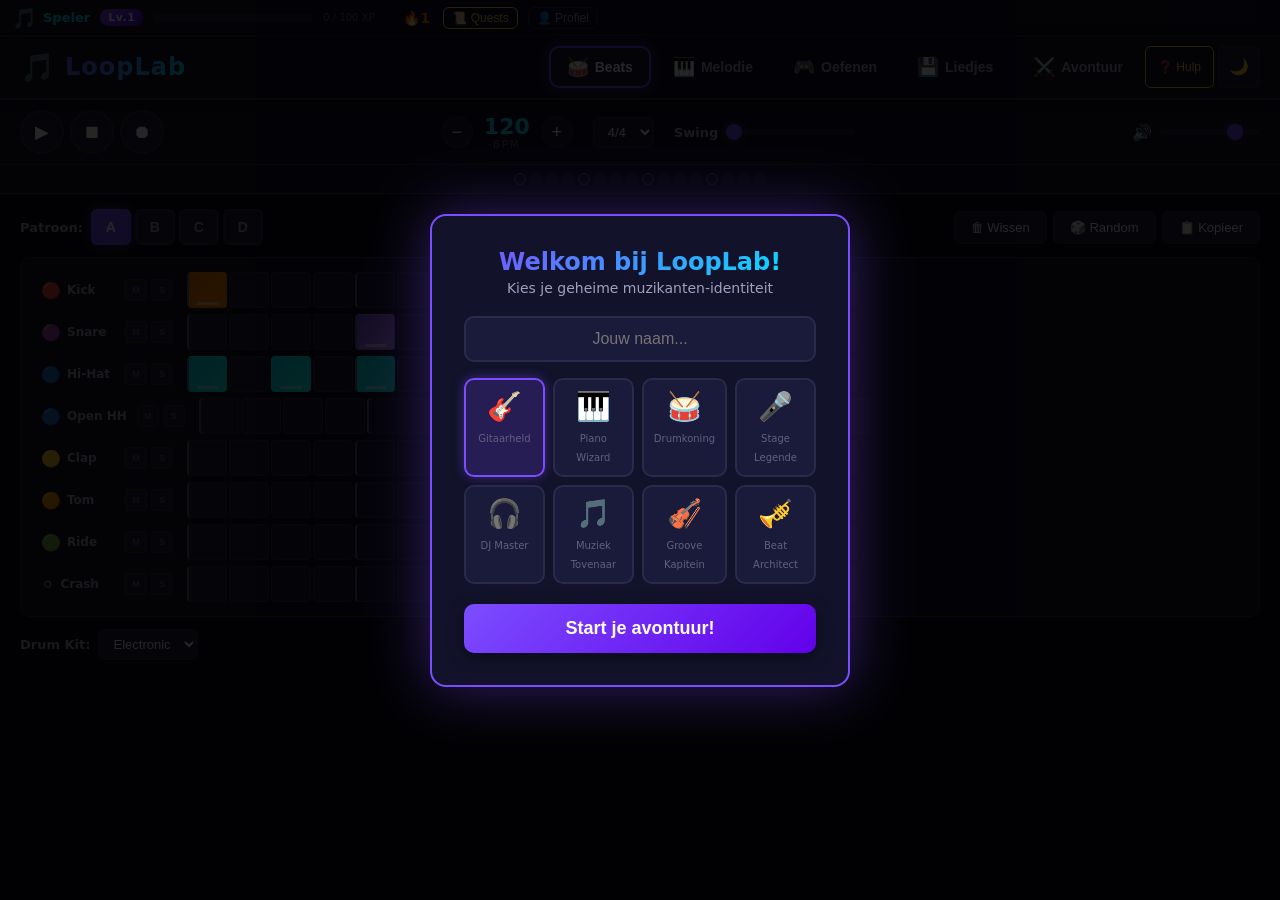
<file: index.html>
<!DOCTYPE html>
<html lang="nl">
<head>
    <meta charset="UTF-8">
    <meta name="viewport" content="width=device-width, initial-scale=1.0, maximum-scale=1.0, user-scalable=no">
    <title>LoopLab - Maak je eigen beats!</title>

    <!-- PWA -->
    <link rel="manifest" href="manifest.json">
    <meta name="theme-color" content="#7c4dff">
    <meta name="apple-mobile-web-app-capable" content="yes">
    <meta name="apple-mobile-web-app-status-bar-style" content="black-translucent">
    <meta name="apple-mobile-web-app-title" content="LoopLab">
    <link rel="apple-touch-icon" href="icons/icon-192.png">

    <link rel="stylesheet" href="css/style.css">
    <link rel="stylesheet" href="css/sequencer.css">
    <link rel="stylesheet" href="css/piano-roll.css">
    <link rel="stylesheet" href="css/practice.css">
    <link rel="stylesheet" href="css/gamification.css">
    <link rel="stylesheet" href="css/tutorial.css">
</head>
<body>
    <!-- Identity Setup Modal -->
    <div id="identity-modal" class="hidden">
        <div class="identity-form">
            <h2>Welkom bij LoopLab!</h2>
            <p>Kies je geheime muzikanten-identiteit</p>
            <input type="text" id="identity-name" placeholder="Jouw naam..." maxlength="20">
            <div class="avatar-grid" id="avatar-grid">
                <!-- Generated by JS -->
            </div>
            <button id="btn-start-adventure">Start je avontuur!</button>
        </div>
    </div>

    <!-- Fiero Overlay (celebrations) -->
    <div id="fiero-overlay" class="fiero-overlay"></div>

    <!-- XP Toasts -->
    <div id="xp-toast-container"></div>

    <!-- Ally Messages -->
    <div id="ally-message-container"></div>

    <div id="app">
        <!-- Game HUD -->
        <div id="game-hud">
            <div class="hud-identity" id="hud-identity-btn">
                <span id="hud-avatar">🎵</span>
                <span id="hud-title">Speler</span>
            </div>
            <div class="hud-level-badge">
                <span id="hud-level">Lv.1</span>
            </div>
            <div class="hud-xp-bar">
                <div id="hud-xp-bar" style="width:0%"></div>
            </div>
            <span id="hud-xp-text">0 / 100 XP</span>
            <span id="hud-streak"></span>
            <button class="hud-quest-btn" id="hud-quest-btn">📜 Quests</button>
            <button class="hud-profile-btn" id="hud-profile-btn">👤 Profiel</button>
        </div>

        <!-- Header -->
        <header id="main-header">
            <div class="logo">
                <span class="logo-icon">🎵</span>
                <h1>LoopLab</h1>
            </div>
            <nav id="main-nav">
                <button class="nav-btn active" data-view="sequencer" title="Maak een drumbeat door op de vakjes te klikken">
                    <span class="nav-icon">🥁</span>
                    <span>Beats</span>
                </button>
                <button class="nav-btn" data-view="piano" title="Maak een melodie door noten te plaatsen">
                    <span class="nav-icon">🎹</span>
                    <span>Melodie</span>
                </button>
                <button class="nav-btn" data-view="practice" title="Oefen je ritmegevoel met een spelletje">
                    <span class="nav-icon">🎮</span>
                    <span>Oefenen</span>
                </button>
                <button class="nav-btn" data-view="songs" title="Bewaar en laad je liedjes, of probeer voorbeelden">
                    <span class="nav-icon">💾</span>
                    <span>Liedjes</span>
                </button>
                <button class="nav-btn" data-view="profile" title="Bekijk je voortgang en verdien beloningen">
                    <span class="nav-icon">⚔️</span>
                    <span>Avontuur</span>
                </button>
                <button class="tutorial-restart-btn" id="btn-tutorial" title="Leer hoe je een liedje maakt met LoopLab">
                    ❓ Hulp
                </button>
                <button class="theme-toggle" id="btn-theme-toggle" title="Wissel tussen licht en donker thema">
                    🌙
                </button>
            </nav>
        </header>

        <!-- Transport Controls -->
        <div id="transport">
            <div class="transport-left">
                <button id="btn-play" class="transport-btn" title="Afspelen">▶</button>
                <button id="btn-stop" class="transport-btn" title="Stoppen">⏹</button>
                <button id="btn-record" class="transport-btn" title="Opnemen">⏺</button>
            </div>
            <div class="transport-center">
                <div class="bpm-control">
                    <button id="bpm-down" class="bpm-btn">−</button>
                    <div class="bpm-display">
                        <span id="bpm-value">120</span>
                        <span class="bpm-label">BPM</span>
                    </div>
                    <button id="bpm-up" class="bpm-btn">+</button>
                </div>
                <div class="time-signature">
                    <select id="time-sig">
                        <option value="4">4/4</option>
                        <option value="3">3/4</option>
                        <option value="6">6/8</option>
                    </select>
                </div>
                <div class="swing-control">
                    <label>Swing</label>
                    <input type="range" id="swing" min="0" max="100" value="0">
                </div>
            </div>
            <div class="transport-right">
                <div class="master-volume">
                    <span>🔊</span>
                    <input type="range" id="master-volume" min="0" max="100" value="80">
                </div>
            </div>
        </div>

        <!-- Step indicator -->
        <div id="step-indicator">
            <div class="step-dots"></div>
        </div>

        <!-- Views -->
        <main id="main-content">
            <!-- Beat Sequencer View -->
            <section id="view-sequencer" class="view active">
                <div class="sequencer-toolbar">
                    <div class="pattern-selector">
                        <label>Patroon:</label>
                        <div class="pattern-buttons">
                            <button class="pattern-btn active" data-pattern="0">A</button>
                            <button class="pattern-btn" data-pattern="1">B</button>
                            <button class="pattern-btn" data-pattern="2">C</button>
                            <button class="pattern-btn" data-pattern="3">D</button>
                        </div>
                    </div>
                    <div class="sequencer-actions">
                        <button id="btn-clear-pattern" class="action-btn">🗑 Wissen</button>
                        <button id="btn-random-pattern" class="action-btn">🎲 Random</button>
                        <button id="btn-copy-pattern" class="action-btn">📋 Kopieer</button>
                    </div>
                </div>
                <div id="beat-grid" class="beat-grid">
                    <!-- Generated by JS -->
                </div>
                <div class="kit-selector">
                    <label>Drum Kit:</label>
                    <select id="drum-kit-select">
                        <option value="electronic">Electronic</option>
                        <option value="hiphop">Hip Hop</option>
                        <option value="rock">Rock</option>
                        <option value="latin">Latin</option>
                    </select>
                </div>
            </section>

            <!-- Piano Roll View -->
            <section id="view-piano" class="view">
                <div class="piano-toolbar">
                    <div class="instrument-selector">
                        <label>Instrument:</label>
                        <select id="melody-instrument">
                            <option value="synth">Synth</option>
                            <option value="piano">Piano</option>
                            <option value="guitar">Gitaar</option>
                            <option value="bass">Bas</option>
                            <option value="strings">Strijkers</option>
                            <option value="pluck">Tokkel</option>
                        </select>
                    </div>
                    <div class="scale-selector">
                        <label>Toonladder:</label>
                        <select id="scale-select">
                            <option value="chromatic">Chromatisch</option>
                            <option value="major">Majeur</option>
                            <option value="minor">Mineur</option>
                            <option value="pentatonic">Pentatonisch</option>
                            <option value="blues">Blues</option>
                        </select>
                        <select id="key-select">
                            <option value="C">C</option>
                            <option value="C#">C#</option>
                            <option value="D">D</option>
                            <option value="D#">D#</option>
                            <option value="E">E</option>
                            <option value="F">F</option>
                            <option value="F#">F#</option>
                            <option value="G">G</option>
                            <option value="G#">G#</option>
                            <option value="A">A</option>
                            <option value="A#">A#</option>
                            <option value="B">B</option>
                        </select>
                    </div>
                    <div class="piano-actions">
                        <button id="btn-clear-melody" class="action-btn">🗑 Wissen</button>
                        <button id="btn-random-melody" class="action-btn">🎲 Random</button>
                    </div>
                </div>
                <div id="piano-roll-container">
                    <div id="piano-keys">
                        <!-- Generated by JS -->
                    </div>
                    <div id="piano-grid">
                        <!-- Generated by JS -->
                    </div>
                </div>
            </section>

            <!-- Practice View -->
            <section id="view-practice" class="view">
                <div class="practice-toolbar">
                    <div class="practice-mode-selector">
                        <button class="practice-mode-btn active" data-mode="rhythm">🥁 Ritme</button>
                        <button class="practice-mode-btn" data-mode="melody">🎹 Melodie</button>
                    </div>
                    <div class="difficulty-selector">
                        <label>Moeilijkheid:</label>
                        <select id="difficulty">
                            <option value="easy">Makkelijk</option>
                            <option value="medium">Normaal</option>
                            <option value="hard">Moeilijk</option>
                        </select>
                    </div>
                </div>
                <div id="practice-area">
                    <div id="practice-score">
                        <span class="score-label">Score:</span>
                        <span id="score-value">0</span>
                        <span class="combo-label">Combo:</span>
                        <span id="combo-value">0x</span>
                        <div id="accuracy-meter">
                            <div id="accuracy-fill"></div>
                            <span id="accuracy-text">100%</span>
                        </div>
                    </div>
                    <div id="practice-highway">
                        <div id="hit-zone"></div>
                        <div id="falling-notes"></div>
                    </div>
                    <div id="practice-input">
                        <div id="practice-pads">
                            <!-- Generated by JS -->
                        </div>
                        <p class="practice-hint">Gebruik toetsen 1-4 of klik op de pads!</p>
                    </div>
                    <div class="practice-controls">
                        <button id="btn-start-practice" class="action-btn big">🎮 Start!</button>
                        <button id="btn-stop-practice" class="action-btn big" style="display:none">⏹ Stop</button>
                    </div>
                </div>
                <div id="practice-results" style="display:none">
                    <h2>Resultaat!</h2>
                    <div id="result-stars"></div>
                    <div id="result-stats"></div>
                    <button id="btn-retry" class="action-btn big">🔄 Opnieuw</button>
                </div>
            </section>

            <!-- Songs View -->
            <section id="view-songs" class="view">
                <div class="songs-toolbar">
                    <button id="btn-new-song" class="action-btn">✨ Nieuw</button>
                    <button id="btn-save-song" class="action-btn">💾 Opslaan</button>
                    <button id="btn-export-wav" class="action-btn">🎵 Export WAV</button>
                </div>
                <div id="song-arranger">
                    <h3>Song Arrangement</h3>
                    <div id="arrangement-timeline">
                        <!-- Generated by JS -->
                    </div>
                    <div class="arrangement-controls">
                        <button id="btn-add-section" class="action-btn">+ Sectie</button>
                    </div>
                </div>
                <div id="example-songs-list">
                    <h3>🎶 Voorbeeldliedjes <span class="section-hint">- klik om te laden als startpunt!</span></h3>
                    <div id="example-songs-grid" class="example-songs-grid">
                        <!-- Generated by JS -->
                    </div>
                </div>
                <div id="saved-songs-list">
                    <h3>Opgeslagen Songs</h3>
                    <div id="songs-grid">
                        <!-- Generated by JS -->
                    </div>
                </div>
            </section>
            <!-- Profile / Adventure View -->
            <section id="view-profile" class="view">
                <div class="profile-header">
                    <span class="profile-avatar-large" id="profile-avatar-large">🎵</span>
                    <div class="profile-info">
                        <h3 id="profile-name">Speler</h3>
                        <div class="profile-title-text" id="profile-title-text">Beginnende Beatmaker</div>
                        <div id="profile-level-info"></div>
                    </div>
                </div>

                <!-- Daily Quests -->
                <div class="quest-panel">
                    <h3>📜 Dagelijkse Quests</h3>
                    <div id="quest-list">
                        <!-- Generated by JS -->
                    </div>
                </div>

                <!-- Bad Guys -->
                <div class="section-header">
                    <h3>👹 Bad Guys <span class="section-count" id="badguy-count"></span></h3>
                </div>
                <div class="badguy-grid" id="badguy-grid">
                    <!-- Generated by JS -->
                </div>

                <!-- Allies (Band) -->
                <div class="section-header">
                    <h3>🎪 Jouw Band <span class="section-count" id="ally-count"></span></h3>
                </div>
                <div class="ally-grid" id="ally-grid">
                    <!-- Generated by JS -->
                </div>

                <!-- Power-Ups -->
                <div class="section-header">
                    <h3>⚡ Power-Ups <span class="section-count" id="powerup-count"></span></h3>
                </div>
                <div class="powerup-grid" id="powerup-grid">
                    <!-- Generated by JS -->
                </div>

                <!-- Achievements -->
                <div class="section-header">
                    <h3>🏆 Achievements <span class="section-count" id="achievement-count"></span></h3>
                </div>
                <div class="achievement-grid" id="achievement-grid">
                    <!-- Generated by JS -->
                </div>

                <!-- Stats -->
                <div class="section-header">
                    <h3>📊 Statistieken</h3>
                </div>
                <div class="profile-stats" id="profile-stats">
                    <!-- Generated by JS -->
                </div>
            </section>
        </main>
    </div>

    <script src="js/audio-engine.js"></script>
    <script src="js/instruments.js"></script>
    <script src="js/sequencer.js"></script>
    <script src="js/piano-roll.js"></script>
    <script src="js/practice.js"></script>
    <script src="js/database.js"></script>
    <script src="js/songs.js"></script>
    <script src="js/gamification.js"></script>
    <script src="js/tutorial.js"></script>
    <script src="js/app.js"></script>
    <script>
    // Register Service Worker for PWA
    if ('serviceWorker' in navigator) {
        navigator.serviceWorker.register('service-worker.js');
    }

    // Generate PWA icons via canvas (no build tools needed)
    (function generateIcons() {
        function drawIcon(size) {
            const c = document.createElement('canvas');
            c.width = c.height = size;
            const ctx = c.getContext('2d');
            const s = size / 512;

            // Background
            const bg = ctx.createLinearGradient(0, 0, size, size);
            bg.addColorStop(0, '#1a1a3a');
            bg.addColorStop(1, '#0a0a1a');
            ctx.beginPath();
            const r = 96 * s;
            ctx.moveTo(r, 0); ctx.lineTo(size-r, 0);
            ctx.quadraticCurveTo(size, 0, size, r);
            ctx.lineTo(size, size-r);
            ctx.quadraticCurveTo(size, size, size-r, size);
            ctx.lineTo(r, size);
            ctx.quadraticCurveTo(0, size, 0, size-r);
            ctx.lineTo(0, r);
            ctx.quadraticCurveTo(0, 0, r, 0);
            ctx.fill();
            ctx.fillStyle = bg; ctx.fill();

            // Music note
            const accent = ctx.createLinearGradient(0, 0, size, size);
            accent.addColorStop(0, '#7c4dff');
            accent.addColorStop(1, '#00e5ff');
            ctx.fillStyle = accent;
            ctx.save();
            ctx.translate(size*0.5, size*0.35);
            ctx.scale(s, s);
            [[-40,60],[ 50,40]].forEach(([x,y]) => {
                ctx.save(); ctx.translate(x,y); ctx.rotate(-0.35);
                ctx.beginPath(); ctx.ellipse(0,0,32,24,0,0,Math.PI*2); ctx.fill();
                ctx.restore();
            });
            ctx.fillRect(-12,-80,6,140);
            ctx.fillRect(78,-100,6,140);
            ctx.save(); ctx.rotate(-0.14);
            ctx.fillRect(-12,-100,96,8);
            ctx.fillRect(-12,-82,96,8);
            ctx.restore(); ctx.restore();

            // Text
            ctx.fillStyle = 'rgba(255,255,255,0.9)';
            ctx.font = `bold ${48*s}px Arial`;
            ctx.textAlign = 'center';
            ctx.fillText('LoopLab', size*0.5, 470*s);
            return c.toDataURL('image/png');
        }

        // Cache icons as data URLs for the manifest
        [192, 512].forEach(size => {
            const key = `looplab-icon-${size}`;
            if (!localStorage.getItem(key)) {
                localStorage.setItem(key, drawIcon(size));
            }
        });
    })();
    </script>
</body>
</html>
</file>
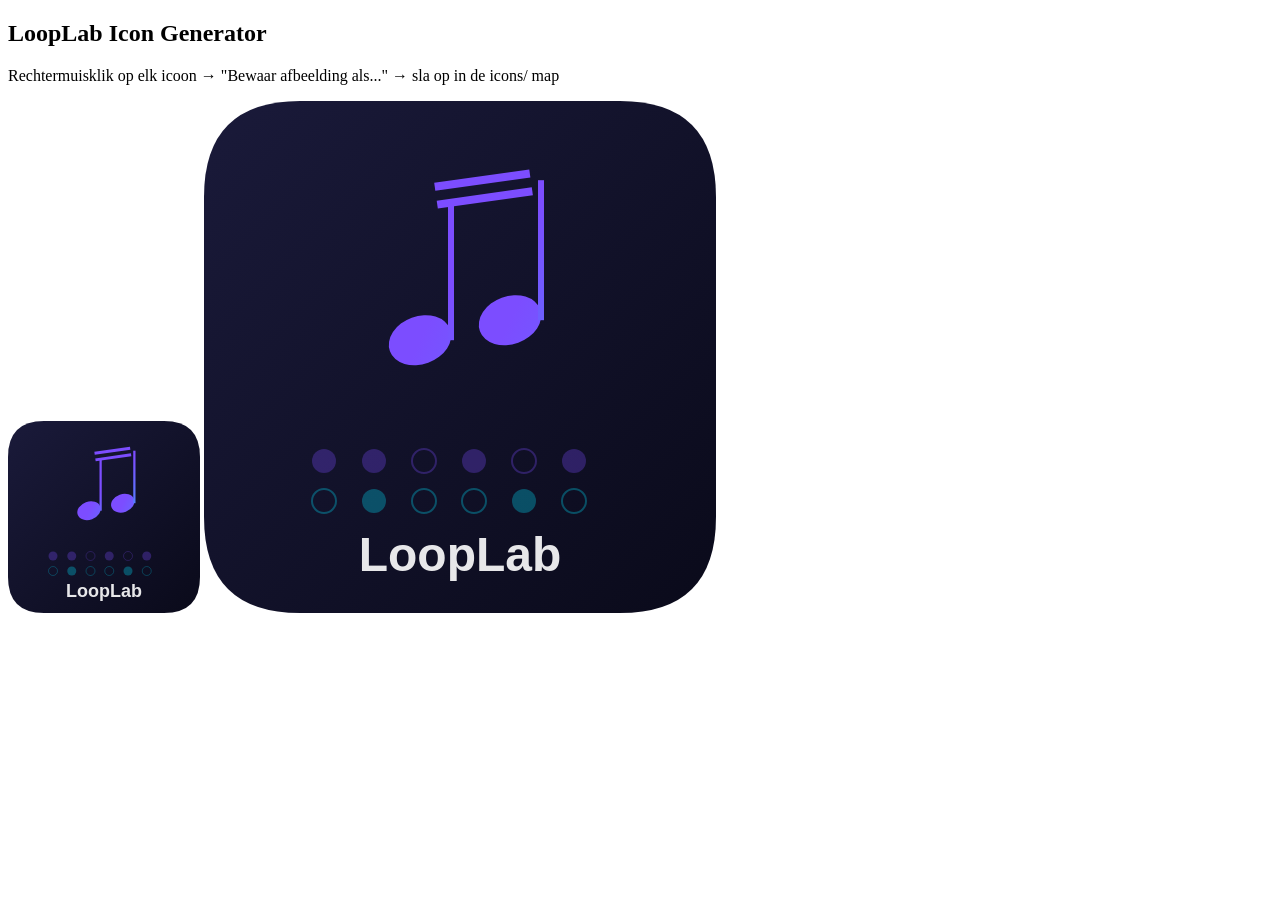
<file: icons/generate-icons.html>
<!DOCTYPE html>
<html>
<head><title>Generate LoopLab Icons</title></head>
<body>
<h2>LoopLab Icon Generator</h2>
<p>Rechtermuisklik op elk icoon → "Bewaar afbeelding als..." → sla op in de icons/ map</p>
<canvas id="c192" width="192" height="192"></canvas>
<canvas id="c512" width="512" height="512"></canvas>
<script>
function drawIcon(canvas) {
  const s = canvas.width;
  const ctx = canvas.getContext('2d');
  const scale = s / 512;

  // Background gradient
  const bg = ctx.createLinearGradient(0, 0, s, s);
  bg.addColorStop(0, '#1a1a3a');
  bg.addColorStop(1, '#0a0a1a');

  // Rounded rect
  const r = 96 * scale;
  ctx.beginPath();
  ctx.moveTo(r, 0);
  ctx.lineTo(s - r, 0);
  ctx.quadraticCurveTo(s, 0, s, r);
  ctx.lineTo(s, s - r);
  ctx.quadraticCurveTo(s, s, s - r, s);
  ctx.lineTo(r, s);
  ctx.quadraticCurveTo(0, s, 0, s - r);
  ctx.lineTo(0, r);
  ctx.quadraticCurveTo(0, 0, r, 0);
  ctx.closePath();
  ctx.fillStyle = bg;
  ctx.fill();

  // Accent gradient
  const accent = ctx.createLinearGradient(0, 0, s, s);
  accent.addColorStop(0, '#7c4dff');
  accent.addColorStop(1, '#00e5ff');

  // Music notes
  ctx.save();
  ctx.translate(s * 0.5, s * 0.35);
  ctx.scale(scale, scale);

  // Note heads
  ctx.fillStyle = accent;
  ctx.save();
  ctx.translate(-40, 60);
  ctx.rotate(-20 * Math.PI / 180);
  ctx.beginPath();
  ctx.ellipse(0, 0, 32, 24, 0, 0, Math.PI * 2);
  ctx.fill();
  ctx.restore();

  ctx.save();
  ctx.translate(50, 40);
  ctx.rotate(-20 * Math.PI / 180);
  ctx.beginPath();
  ctx.ellipse(0, 0, 32, 24, 0, 0, Math.PI * 2);
  ctx.fill();
  ctx.restore();

  // Stems
  ctx.fillStyle = accent;
  ctx.fillRect(-12, -80, 6, 140);
  ctx.fillRect(78, -100, 6, 140);

  // Beams
  ctx.save();
  ctx.rotate(-8 * Math.PI / 180);
  ctx.fillRect(-12, -100, 96, 8);
  ctx.fillRect(-12, -82, 96, 8);
  ctx.restore();

  ctx.restore();

  // Grid dots
  const dots = [
    [120, 360, true], [170, 360, true], [220, 360, false],
    [270, 360, true], [320, 360, false], [370, 360, true],
    [120, 400, false], [170, 400, true], [220, 400, false],
    [270, 400, false], [320, 400, true], [370, 400, false]
  ];
  ctx.globalAlpha = 0.3;
  dots.forEach(([x, y, filled]) => {
    ctx.beginPath();
    ctx.arc(x * scale, y * scale, 12 * scale, 0, Math.PI * 2);
    if (filled) {
      ctx.fillStyle = y === 360 ? '#7c4dff' : '#00e5ff';
      ctx.fill();
    } else {
      ctx.strokeStyle = y === 360 ? '#7c4dff' : '#00e5ff';
      ctx.lineWidth = 2 * scale;
      ctx.stroke();
    }
  });
  ctx.globalAlpha = 1;

  // Text
  ctx.fillStyle = 'rgba(255,255,255,0.9)';
  ctx.font = `bold ${48 * scale}px Arial, Helvetica, sans-serif`;
  ctx.textAlign = 'center';
  ctx.fillText('LoopLab', s * 0.5, 470 * scale);
}

drawIcon(document.getElementById('c192'));
drawIcon(document.getElementById('c512'));

// Auto-download
['c192', 'c512'].forEach(id => {
  const canvas = document.getElementById(id);
  const link = document.createElement('a');
  link.download = `icon-${canvas.width}.png`;
  link.href = canvas.toDataURL('image/png');
  link.click();
});
</script>
</body>
</html>
</file>
<file: css/style.css>
/* === LoopLab - Main Styles === */
:root {
    --bg-dark: #0a0a1a;
    --bg-panel: #12122a;
    --bg-cell: #1a1a3a;
    --bg-cell-hover: #252550;
    --bg-cell-active: #3a3a6a;
    --accent-primary: #7c4dff;
    --accent-secondary: #00e5ff;
    --accent-warm: #ff6d00;
    --accent-pink: #ff4081;
    --accent-green: #00e676;
    --accent-yellow: #ffd740;
    --text-primary: #ffffff;
    --text-secondary: #a0a0c0;
    --text-dim: #606080;
    --border-color: #2a2a4a;
    --glow-primary: rgba(124, 77, 255, 0.4);
    --glow-secondary: rgba(0, 229, 255, 0.4);
    --radius-sm: 6px;
    --radius-md: 10px;
    --radius-lg: 16px;
    --shadow-sm: 0 2px 8px rgba(0,0,0,0.3);
    --shadow-md: 0 4px 16px rgba(0,0,0,0.4);
    --shadow-lg: 0 8px 32px rgba(0,0,0,0.5);
}

/* === Light Theme === */
[data-theme="light"] {
    --bg-dark: #f0f0f5;
    --bg-panel: #ffffff;
    --bg-cell: #e8e8f0;
    --bg-cell-hover: #dcdce8;
    --bg-cell-active: #c8c8e0;
    --accent-primary: #6200ea;
    --accent-secondary: #0097a7;
    --accent-warm: #e65100;
    --accent-pink: #d81b60;
    --accent-green: #00c853;
    --accent-yellow: #f9a825;
    --text-primary: #1a1a2e;
    --text-secondary: #4a4a6a;
    --text-dim: #8080a0;
    --border-color: #d0d0e0;
    --glow-primary: rgba(98, 0, 234, 0.2);
    --glow-secondary: rgba(0, 151, 167, 0.2);
    --shadow-sm: 0 2px 8px rgba(0,0,0,0.08);
    --shadow-md: 0 4px 16px rgba(0,0,0,0.1);
    --shadow-lg: 0 8px 32px rgba(0,0,0,0.12);
}

[data-theme="light"] select,
[data-theme="light"] input[type="text"] {
    background: var(--bg-cell);
    color: var(--text-primary);
}

* {
    margin: 0;
    padding: 0;
    box-sizing: border-box;
}

body {
    font-family: 'Segoe UI', system-ui, -apple-system, sans-serif;
    background: var(--bg-dark);
    color: var(--text-primary);
    overflow-x: hidden;
    min-height: 100vh;
}

/* Scrollbar */
::-webkit-scrollbar {
    width: 8px;
    height: 8px;
}
::-webkit-scrollbar-track {
    background: var(--bg-dark);
}
::-webkit-scrollbar-thumb {
    background: var(--border-color);
    border-radius: 4px;
}

/* === Header === */
#main-header {
    display: flex;
    align-items: center;
    justify-content: space-between;
    padding: 10px 20px;
    background: var(--bg-panel);
    border-bottom: 2px solid var(--border-color);
    box-shadow: var(--shadow-md);
    position: sticky;
    top: 0;
    z-index: 100;
}

.logo {
    display: flex;
    align-items: center;
    gap: 10px;
}

.logo-icon {
    font-size: 28px;
    animation: bounce 2s ease-in-out infinite;
}

@keyframes bounce {
    0%, 100% { transform: translateY(0); }
    50% { transform: translateY(-5px); }
}

.logo h1 {
    font-size: 24px;
    font-weight: 800;
    background: linear-gradient(135deg, var(--accent-primary), var(--accent-secondary));
    -webkit-background-clip: text;
    -webkit-text-fill-color: transparent;
    background-clip: text;
    letter-spacing: 1px;
}

#main-nav {
    display: flex;
    gap: 4px;
}

.nav-btn {
    display: flex;
    align-items: center;
    gap: 6px;
    padding: 8px 16px;
    background: transparent;
    border: 2px solid transparent;
    border-radius: var(--radius-md);
    color: var(--text-secondary);
    cursor: pointer;
    font-size: 14px;
    font-weight: 600;
    transition: all 0.2s;
}

.nav-btn:hover {
    background: var(--bg-cell);
    color: var(--text-primary);
}

.nav-btn.active {
    background: var(--bg-cell);
    border-color: var(--accent-primary);
    color: var(--text-primary);
    box-shadow: 0 0 12px var(--glow-primary);
}

.nav-icon {
    font-size: 18px;
}

/* === Transport === */
#transport {
    display: flex;
    align-items: center;
    justify-content: space-between;
    padding: 10px 20px;
    background: var(--bg-panel);
    border-bottom: 1px solid var(--border-color);
}

.transport-left {
    display: flex;
    gap: 6px;
}

.transport-btn {
    width: 44px;
    height: 44px;
    border-radius: 50%;
    border: 2px solid var(--border-color);
    background: var(--bg-cell);
    color: var(--text-primary);
    font-size: 18px;
    cursor: pointer;
    transition: all 0.2s;
    display: flex;
    align-items: center;
    justify-content: center;
}

.transport-btn:hover {
    border-color: var(--accent-primary);
    box-shadow: 0 0 12px var(--glow-primary);
    transform: scale(1.05);
}

.transport-btn.active {
    background: var(--accent-primary);
    border-color: var(--accent-primary);
    box-shadow: 0 0 20px var(--glow-primary);
}

#btn-record.recording {
    background: #ff1744;
    border-color: #ff1744;
    animation: pulse-record 1s ease-in-out infinite;
}

@keyframes pulse-record {
    0%, 100% { box-shadow: 0 0 10px rgba(255, 23, 68, 0.5); }
    50% { box-shadow: 0 0 25px rgba(255, 23, 68, 0.8); }
}

.transport-center {
    display: flex;
    align-items: center;
    gap: 20px;
}

.bpm-control {
    display: flex;
    align-items: center;
    gap: 4px;
}

.bpm-btn {
    width: 32px;
    height: 32px;
    border-radius: 50%;
    border: 1px solid var(--border-color);
    background: var(--bg-cell);
    color: var(--text-primary);
    font-size: 18px;
    cursor: pointer;
    transition: all 0.15s;
    display: flex;
    align-items: center;
    justify-content: center;
}

.bpm-btn:hover {
    background: var(--accent-primary);
    border-color: var(--accent-primary);
}

.bpm-display {
    display: flex;
    flex-direction: column;
    align-items: center;
    min-width: 60px;
}

#bpm-value {
    font-size: 22px;
    font-weight: 700;
    color: var(--accent-secondary);
    font-variant-numeric: tabular-nums;
}

.bpm-label {
    font-size: 10px;
    color: var(--text-dim);
    text-transform: uppercase;
    letter-spacing: 2px;
}

.time-signature select,
.scale-selector select,
.instrument-selector select,
.kit-selector select,
#difficulty {
    padding: 6px 10px;
    background: var(--bg-cell);
    border: 1px solid var(--border-color);
    border-radius: var(--radius-sm);
    color: var(--text-primary);
    font-size: 13px;
    cursor: pointer;
}

.swing-control {
    display: flex;
    align-items: center;
    gap: 8px;
    font-size: 13px;
    color: var(--text-secondary);
}

input[type="range"] {
    -webkit-appearance: none;
    height: 6px;
    border-radius: 3px;
    background: var(--bg-cell);
    outline: none;
}

input[type="range"]::-webkit-slider-thumb {
    -webkit-appearance: none;
    width: 16px;
    height: 16px;
    border-radius: 50%;
    background: var(--accent-primary);
    cursor: pointer;
    box-shadow: 0 0 8px var(--glow-primary);
}

.transport-right {
    display: flex;
    align-items: center;
}

.master-volume {
    display: flex;
    align-items: center;
    gap: 8px;
}

.master-volume input[type="range"] {
    width: 100px;
}

/* === Step Indicator === */
#step-indicator {
    padding: 8px 20px;
    background: var(--bg-panel);
    border-bottom: 1px solid var(--border-color);
}

.step-dots {
    display: flex;
    gap: 4px;
    justify-content: center;
}

.step-dot {
    width: 12px;
    height: 12px;
    border-radius: 50%;
    background: var(--bg-cell);
    border: 1px solid var(--border-color);
    transition: all 0.1s;
}

.step-dot.active {
    background: var(--accent-secondary);
    border-color: var(--accent-secondary);
    box-shadow: 0 0 10px var(--glow-secondary);
}

.step-dot.beat-marker {
    border-color: var(--text-dim);
}

/* === Main Content === */
#main-content {
    padding: 15px 20px;
    max-height: calc(100vh - 180px);
    overflow-y: auto;
}

.view {
    display: none;
}

.view.active {
    display: block;
    animation: fadeIn 0.3s ease;
}

@keyframes fadeIn {
    from { opacity: 0; transform: translateY(10px); }
    to { opacity: 1; transform: translateY(0); }
}

/* === Common === */
.action-btn {
    padding: 8px 16px;
    background: var(--bg-cell);
    border: 1px solid var(--border-color);
    border-radius: var(--radius-sm);
    color: var(--text-primary);
    cursor: pointer;
    font-size: 13px;
    transition: all 0.2s;
}

.action-btn:hover {
    background: var(--bg-cell-hover);
    border-color: var(--accent-primary);
}

.action-btn.big {
    padding: 14px 32px;
    font-size: 18px;
    font-weight: 700;
    border-radius: var(--radius-md);
    background: linear-gradient(135deg, var(--accent-primary), #6200ea);
    border: none;
    box-shadow: var(--shadow-md);
}

.action-btn.big:hover {
    transform: translateY(-2px);
    box-shadow: 0 6px 24px var(--glow-primary);
}

label {
    font-size: 13px;
    color: var(--text-secondary);
    font-weight: 600;
}

/* === Songs View === */
.songs-toolbar {
    display: flex;
    gap: 8px;
    margin-bottom: 20px;
}

#song-arranger {
    background: var(--bg-panel);
    border-radius: var(--radius-md);
    padding: 16px;
    margin-bottom: 20px;
    border: 1px solid var(--border-color);
}

#song-arranger h3 {
    margin-bottom: 12px;
    font-size: 16px;
    color: var(--text-secondary);
}

#arrangement-timeline {
    display: flex;
    gap: 8px;
    padding: 12px;
    background: var(--bg-dark);
    border-radius: var(--radius-sm);
    min-height: 60px;
    overflow-x: auto;
    align-items: center;
}

.arrangement-section {
    padding: 10px 20px;
    border-radius: var(--radius-sm);
    font-weight: 700;
    font-size: 18px;
    cursor: pointer;
    min-width: 60px;
    text-align: center;
    transition: all 0.2s;
    position: relative;
}

.arrangement-section:hover {
    transform: scale(1.05);
}

.arrangement-section .remove-section {
    position: absolute;
    top: -6px;
    right: -6px;
    width: 18px;
    height: 18px;
    border-radius: 50%;
    background: #ff1744;
    color: white;
    border: none;
    font-size: 10px;
    cursor: pointer;
    display: none;
    align-items: center;
    justify-content: center;
}

.arrangement-section:hover .remove-section {
    display: flex;
}

.arrangement-controls {
    margin-top: 12px;
}

#saved-songs-list h3 {
    margin-bottom: 12px;
    font-size: 16px;
    color: var(--text-secondary);
}

#songs-grid {
    display: grid;
    grid-template-columns: repeat(auto-fill, minmax(220px, 1fr));
    gap: 12px;
}

.song-card {
    background: var(--bg-panel);
    border: 1px solid var(--border-color);
    border-radius: var(--radius-md);
    padding: 16px;
    cursor: pointer;
    transition: all 0.2s;
}

.song-card:hover {
    border-color: var(--accent-primary);
    box-shadow: 0 0 12px var(--glow-primary);
    transform: translateY(-2px);
}

.song-card h4 {
    margin-bottom: 6px;
}

.song-card .song-info {
    font-size: 12px;
    color: var(--text-dim);
}

.song-card .song-actions {
    margin-top: 10px;
    display: flex;
    gap: 6px;
}

.song-card .song-actions button {
    padding: 4px 10px;
    font-size: 11px;
    background: var(--bg-cell);
    border: 1px solid var(--border-color);
    border-radius: var(--radius-sm);
    color: var(--text-secondary);
    cursor: pointer;
}

.song-card .song-actions button:hover {
    background: var(--accent-primary);
    color: white;
}

.empty-state {
    text-align: center;
    padding: 40px;
    color: var(--text-dim);
    font-size: 16px;
}

/* === Example Songs === */
#example-songs-list {
    margin-bottom: 20px;
}

#example-songs-list h3 {
    margin-bottom: 12px;
    font-size: 16px;
    color: var(--text-secondary);
}

.section-hint {
    font-size: 12px;
    color: var(--text-dim);
    font-weight: 400;
}

.example-songs-grid {
    display: grid;
    grid-template-columns: repeat(auto-fill, minmax(160px, 1fr));
    gap: 12px;
}

.example-song-card {
    text-align: center;
    border: 2px dashed var(--accent-secondary) !important;
    background: linear-gradient(135deg, var(--bg-panel), rgba(0, 229, 255, 0.05)) !important;
}

.example-song-card:hover {
    border-style: solid !important;
    background: linear-gradient(135deg, var(--bg-panel), rgba(0, 229, 255, 0.12)) !important;
}

.example-song-icon {
    font-size: 32px;
    margin-bottom: 4px;
}

/* === Tooltip info buttons === */
.info-btn {
    display: inline-flex;
    align-items: center;
    justify-content: center;
    width: 20px;
    height: 20px;
    border-radius: 50%;
    background: var(--bg-cell);
    border: 1px solid var(--border-color);
    color: var(--text-dim);
    font-size: 11px;
    font-weight: 700;
    cursor: help;
    margin-left: 4px;
    position: relative;
    vertical-align: middle;
}

.info-btn:hover {
    color: var(--accent-secondary);
    border-color: var(--accent-secondary);
}

.info-btn .info-tooltip {
    display: none;
    position: absolute;
    bottom: 28px;
    left: 50%;
    transform: translateX(-50%);
    background: var(--bg-panel);
    border: 1px solid var(--accent-secondary);
    border-radius: var(--radius-sm);
    padding: 8px 12px;
    color: var(--text-primary);
    font-size: 12px;
    font-weight: 400;
    white-space: nowrap;
    max-width: 250px;
    white-space: normal;
    z-index: 200;
    box-shadow: var(--shadow-md);
}

.info-btn:hover .info-tooltip {
    display: block;
}

/* === Tutorial button in header === */
.tutorial-restart-btn {
    background: transparent;
    border: 1px solid var(--accent-yellow);
    color: var(--accent-yellow);
    padding: 6px 12px;
    border-radius: var(--radius-sm);
    font-size: 12px;
    cursor: pointer;
    transition: all 0.2s;
}

.tutorial-restart-btn:hover {
    background: var(--accent-yellow);
    color: var(--bg-dark);
}

/* === Theme Toggle === */
.theme-toggle {
    background: var(--bg-cell);
    border: 1px solid var(--border-color);
    color: var(--text-primary);
    padding: 6px 10px;
    border-radius: var(--radius-sm);
    font-size: 16px;
    cursor: pointer;
    transition: all 0.2s;
    line-height: 1;
}

.theme-toggle:hover {
    border-color: var(--accent-primary);
    background: var(--bg-cell-hover);
}

/* === Responsive === */
@media (max-width: 768px) {
    #main-header {
        flex-direction: column;
        gap: 8px;
        padding: 8px 12px;
    }

    #main-nav {
        width: 100%;
        justify-content: center;
    }

    .nav-btn span:last-child {
        display: none;
    }

    #transport {
        flex-wrap: wrap;
        gap: 8px;
        padding: 8px 12px;
    }

    .transport-center {
        order: 3;
        width: 100%;
        justify-content: center;
        flex-wrap: wrap;
    }

    #main-content {
        padding: 10px;
    }
}
</file>
<file: css/sequencer.css>
/* === Beat Sequencer Styles === */
.sequencer-toolbar {
    display: flex;
    justify-content: space-between;
    align-items: center;
    margin-bottom: 12px;
    flex-wrap: wrap;
    gap: 8px;
}

.pattern-selector {
    display: flex;
    align-items: center;
    gap: 8px;
}

.pattern-buttons {
    display: flex;
    gap: 4px;
}

.pattern-btn {
    width: 40px;
    height: 36px;
    border-radius: var(--radius-sm);
    border: 2px solid var(--border-color);
    background: var(--bg-cell);
    color: var(--text-secondary);
    font-weight: 700;
    font-size: 14px;
    cursor: pointer;
    transition: all 0.2s;
}

.pattern-btn:hover {
    border-color: var(--accent-primary);
}

.pattern-btn.active {
    background: var(--accent-primary);
    border-color: var(--accent-primary);
    color: white;
    box-shadow: 0 0 10px var(--glow-primary);
}

.pattern-btn.has-data {
    border-color: var(--accent-secondary);
}

.sequencer-actions {
    display: flex;
    gap: 6px;
}

/* Beat Grid */
.beat-grid {
    display: flex;
    flex-direction: column;
    gap: 2px;
    background: var(--bg-panel);
    border-radius: var(--radius-md);
    padding: 12px;
    border: 1px solid var(--border-color);
    overflow-x: auto;
}

.beat-row {
    display: flex;
    align-items: center;
    gap: 2px;
    min-height: 40px;
}

.beat-row-label {
    min-width: 90px;
    padding: 4px 8px;
    font-size: 12px;
    font-weight: 600;
    color: var(--text-secondary);
    display: flex;
    align-items: center;
    gap: 6px;
    cursor: pointer;
    border-radius: var(--radius-sm);
    transition: background 0.15s;
}

.beat-row-label:hover {
    background: var(--bg-cell-hover);
}

.beat-row-label .instrument-icon {
    font-size: 16px;
}

.beat-row-controls {
    display: flex;
    align-items: center;
    gap: 4px;
    min-width: 60px;
}

.row-volume {
    width: 50px;
    height: 4px;
}

.row-mute, .row-solo {
    width: 22px;
    height: 22px;
    border-radius: 3px;
    border: 1px solid var(--border-color);
    background: var(--bg-cell);
    color: var(--text-dim);
    font-size: 9px;
    font-weight: 700;
    cursor: pointer;
    transition: all 0.15s;
}

.row-mute.active {
    background: #ff1744;
    color: white;
    border-color: #ff1744;
}

.row-solo.active {
    background: var(--accent-yellow);
    color: #000;
    border-color: var(--accent-yellow);
}

.beat-cells {
    display: flex;
    gap: 2px;
    flex: 1;
}

.beat-cell {
    width: 40px;
    height: 36px;
    border-radius: 4px;
    border: 1px solid var(--border-color);
    background: var(--bg-cell);
    cursor: pointer;
    transition: all 0.1s;
    position: relative;
}

.beat-cell:hover {
    background: var(--bg-cell-hover);
    border-color: var(--accent-primary);
}

.beat-cell.active {
    border-color: transparent;
}

.beat-cell.playing {
    box-shadow: 0 0 12px var(--glow-secondary);
    border-color: var(--accent-secondary) !important;
}

/* Row-specific active colors */
.beat-row[data-instrument="kick"] .beat-cell.active {
    background: linear-gradient(135deg, #ff6d00, #ff9100);
}

.beat-row[data-instrument="snare"] .beat-cell.active {
    background: linear-gradient(135deg, #7c4dff, #b388ff);
}

.beat-row[data-instrument="hihat"] .beat-cell.active {
    background: linear-gradient(135deg, #00e5ff, #18ffff);
}

.beat-row[data-instrument="hihat-open"] .beat-cell.active {
    background: linear-gradient(135deg, #00b8d4, #00e5ff);
}

.beat-row[data-instrument="clap"] .beat-cell.active {
    background: linear-gradient(135deg, #ff4081, #ff80ab);
}

.beat-row[data-instrument="tom"] .beat-cell.active {
    background: linear-gradient(135deg, #ff6d00, #ffab40);
}

.beat-row[data-instrument="ride"] .beat-cell.active {
    background: linear-gradient(135deg, #69f0ae, #b9f6ca);
}

.beat-row[data-instrument="crash"] .beat-cell.active {
    background: linear-gradient(135deg, #ffd740, #ffe57f);
}

.beat-cell.beat-start {
    border-left: 2px solid var(--text-dim);
}

/* Velocity indicator on cells */
.beat-cell.active::after {
    content: '';
    position: absolute;
    bottom: 2px;
    left: 50%;
    transform: translateX(-50%);
    width: 60%;
    height: 3px;
    border-radius: 2px;
    background: rgba(255,255,255,0.5);
}

.kit-selector {
    margin-top: 12px;
    display: flex;
    align-items: center;
    gap: 8px;
}

@media (max-width: 768px) {
    .beat-cell {
        width: 28px;
        height: 28px;
    }

    .beat-row-label {
        min-width: 60px;
        font-size: 10px;
    }

    .beat-row-label .instrument-icon {
        display: none;
    }

    .beat-row-controls {
        display: none;
    }
}
</file>
<file: css/piano-roll.css>
/* === Piano Roll Styles === */
.piano-toolbar {
    display: flex;
    justify-content: space-between;
    align-items: center;
    margin-bottom: 12px;
    flex-wrap: wrap;
    gap: 8px;
}

.instrument-selector,
.scale-selector {
    display: flex;
    align-items: center;
    gap: 6px;
}

.piano-actions {
    display: flex;
    gap: 6px;
}

#piano-roll-container {
    display: flex;
    background: var(--bg-panel);
    border-radius: var(--radius-md);
    border: 1px solid var(--border-color);
    overflow: hidden;
    max-height: calc(100vh - 320px);
    overflow-y: auto;
}

/* Piano Keys */
#piano-keys {
    display: flex;
    flex-direction: column;
    min-width: 70px;
    border-right: 2px solid var(--border-color);
    position: sticky;
    left: 0;
    z-index: 5;
    background: var(--bg-panel);
}

.piano-key {
    height: 28px;
    display: flex;
    align-items: center;
    justify-content: flex-end;
    padding-right: 8px;
    font-size: 11px;
    font-weight: 600;
    cursor: pointer;
    transition: all 0.1s;
    border-bottom: 1px solid var(--border-color);
}

.piano-key.white {
    background: linear-gradient(90deg, #d0d0e0, #e8e8f0);
    color: #333;
}

.piano-key.black {
    background: linear-gradient(90deg, #1a1a2e, #2a2a4a);
    color: var(--text-secondary);
}

.piano-key:hover {
    filter: brightness(1.2);
}

.piano-key.playing {
    background: var(--accent-primary) !important;
    color: white !important;
}

.piano-key.in-scale {
    position: relative;
}

.piano-key.in-scale::before {
    content: '';
    position: absolute;
    left: 4px;
    top: 50%;
    transform: translateY(-50%);
    width: 6px;
    height: 6px;
    border-radius: 50%;
    background: var(--accent-green);
}

/* Piano Grid */
#piano-grid {
    display: flex;
    flex-direction: column;
    flex: 1;
    overflow-x: auto;
}

.piano-grid-row {
    display: flex;
    height: 28px;
    border-bottom: 1px solid var(--border-color);
}

.piano-grid-row.black-key-row {
    background: rgba(0,0,0,0.15);
}

.piano-grid-row.c-note-row {
    border-bottom: 2px solid var(--accent-primary);
}

.piano-grid-cell {
    min-width: 40px;
    height: 28px;
    border-right: 1px solid rgba(255,255,255,0.03);
    cursor: pointer;
    transition: background 0.1s;
    position: relative;
}

.piano-grid-cell:hover {
    background: rgba(124, 77, 255, 0.15);
}

.piano-grid-cell.beat-line {
    border-right: 1px solid var(--border-color);
}

.piano-grid-cell.active {
    border-radius: 3px;
}

.piano-grid-cell.playing {
    box-shadow: inset 0 0 8px var(--glow-secondary);
}

/* Note colors based on octave */
.piano-grid-cell.active {
    background: var(--accent-primary);
    box-shadow: 0 0 6px var(--glow-primary);
}

.piano-grid-cell.active.in-scale {
    background: var(--accent-green);
    box-shadow: 0 0 6px rgba(0, 230, 118, 0.4);
}

@media (max-width: 768px) {
    .piano-key {
        height: 24px;
        min-width: 50px;
        font-size: 9px;
    }

    .piano-grid-cell {
        min-width: 28px;
        height: 24px;
    }
}
</file>
<file: css/practice.css>
/* === Practice Mode Styles === */
.practice-toolbar {
    display: flex;
    justify-content: space-between;
    align-items: center;
    margin-bottom: 16px;
    flex-wrap: wrap;
    gap: 8px;
}

.practice-mode-selector {
    display: flex;
    gap: 4px;
}

.practice-mode-btn {
    padding: 8px 18px;
    background: var(--bg-cell);
    border: 2px solid var(--border-color);
    border-radius: var(--radius-md);
    color: var(--text-secondary);
    font-size: 14px;
    font-weight: 600;
    cursor: pointer;
    transition: all 0.2s;
}

.practice-mode-btn:hover {
    border-color: var(--accent-primary);
}

.practice-mode-btn.active {
    background: var(--accent-primary);
    border-color: var(--accent-primary);
    color: white;
    box-shadow: 0 0 12px var(--glow-primary);
}

.difficulty-selector {
    display: flex;
    align-items: center;
    gap: 8px;
}

/* Score Area */
#practice-score {
    display: flex;
    align-items: center;
    gap: 16px;
    padding: 12px 20px;
    background: var(--bg-panel);
    border-radius: var(--radius-md);
    border: 1px solid var(--border-color);
    margin-bottom: 12px;
    flex-wrap: wrap;
}

.score-label, .combo-label {
    font-size: 12px;
    color: var(--text-dim);
    text-transform: uppercase;
    letter-spacing: 1px;
}

#score-value {
    font-size: 28px;
    font-weight: 800;
    color: var(--accent-yellow);
    font-variant-numeric: tabular-nums;
    min-width: 80px;
}

#combo-value {
    font-size: 22px;
    font-weight: 700;
    color: var(--accent-pink);
    font-variant-numeric: tabular-nums;
}

#accuracy-meter {
    flex: 1;
    min-width: 120px;
    height: 20px;
    background: var(--bg-cell);
    border-radius: 10px;
    position: relative;
    overflow: hidden;
}

#accuracy-fill {
    height: 100%;
    background: linear-gradient(90deg, var(--accent-green), var(--accent-secondary));
    border-radius: 10px;
    width: 100%;
    transition: width 0.3s;
}

#accuracy-text {
    position: absolute;
    top: 50%;
    left: 50%;
    transform: translate(-50%, -50%);
    font-size: 11px;
    font-weight: 700;
    color: white;
    text-shadow: 0 1px 2px rgba(0,0,0,0.5);
}

/* Highway (Guitar Hero style) */
#practice-highway {
    position: relative;
    height: 350px;
    background: linear-gradient(180deg, var(--bg-dark) 0%, var(--bg-panel) 100%);
    border-radius: var(--radius-md);
    border: 2px solid var(--border-color);
    overflow: hidden;
    margin-bottom: 12px;
}

/* Lane lines */
#practice-highway::before {
    content: '';
    position: absolute;
    top: 0;
    left: 0;
    right: 0;
    bottom: 0;
    background: repeating-linear-gradient(
        90deg,
        transparent,
        transparent calc(25% - 1px),
        var(--border-color) calc(25% - 1px),
        var(--border-color) calc(25%)
    );
    pointer-events: none;
    z-index: 1;
}

/* Perspective lines */
#practice-highway::after {
    content: '';
    position: absolute;
    top: 0;
    left: 0;
    right: 0;
    bottom: 0;
    background: repeating-linear-gradient(
        180deg,
        transparent,
        transparent 48px,
        rgba(255,255,255,0.02) 48px,
        rgba(255,255,255,0.02) 50px
    );
    pointer-events: none;
}

#hit-zone {
    position: absolute;
    bottom: 60px;
    left: 0;
    right: 0;
    height: 6px;
    background: var(--accent-secondary);
    box-shadow: 0 0 20px var(--glow-secondary), 0 0 40px var(--glow-secondary);
    z-index: 3;
}

#falling-notes {
    position: absolute;
    top: 0;
    left: 0;
    right: 0;
    bottom: 0;
    z-index: 2;
}

.falling-note {
    position: absolute;
    width: calc(25% - 8px);
    height: 30px;
    border-radius: var(--radius-sm);
    display: flex;
    align-items: center;
    justify-content: center;
    font-weight: 700;
    font-size: 14px;
    color: white;
    text-shadow: 0 1px 2px rgba(0,0,0,0.5);
    transition: none;
    z-index: 2;
}

.falling-note.lane-0 {
    left: 4px;
    background: linear-gradient(135deg, #ff6d00, #ff9100);
    box-shadow: 0 0 10px rgba(255, 109, 0, 0.5);
}

.falling-note.lane-1 {
    left: calc(25% + 4px);
    background: linear-gradient(135deg, #7c4dff, #b388ff);
    box-shadow: 0 0 10px rgba(124, 77, 255, 0.5);
}

.falling-note.lane-2 {
    left: calc(50% + 4px);
    background: linear-gradient(135deg, #00e5ff, #18ffff);
    box-shadow: 0 0 10px rgba(0, 229, 255, 0.5);
}

.falling-note.lane-3 {
    left: calc(75% + 4px);
    background: linear-gradient(135deg, #ff4081, #ff80ab);
    box-shadow: 0 0 10px rgba(255, 64, 129, 0.5);
}

.falling-note.hit {
    animation: noteHit 0.3s ease-out forwards;
}

.falling-note.miss {
    animation: noteMiss 0.5s ease-out forwards;
}

@keyframes noteHit {
    0% { transform: scale(1); opacity: 1; }
    50% { transform: scale(1.5); opacity: 0.8; }
    100% { transform: scale(2); opacity: 0; }
}

@keyframes noteMiss {
    0% { opacity: 0.5; }
    100% { opacity: 0; transform: translateY(50px); }
}

/* Hit feedback */
.hit-feedback {
    position: absolute;
    bottom: 40px;
    font-size: 20px;
    font-weight: 800;
    z-index: 10;
    animation: hitFeedback 0.6s ease-out forwards;
    text-shadow: 0 2px 4px rgba(0,0,0,0.5);
}

.hit-feedback.perfect {
    color: var(--accent-yellow);
}

.hit-feedback.good {
    color: var(--accent-green);
}

.hit-feedback.ok {
    color: var(--accent-secondary);
}

.hit-feedback.miss {
    color: #ff1744;
}

@keyframes hitFeedback {
    0% { transform: translateY(0) scale(0.5); opacity: 0; }
    20% { transform: translateY(-10px) scale(1.2); opacity: 1; }
    100% { transform: translateY(-60px) scale(0.8); opacity: 0; }
}

/* Practice Input Pads */
#practice-input {
    text-align: center;
}

#practice-pads {
    display: flex;
    justify-content: center;
    gap: 8px;
    margin-bottom: 8px;
}

.practice-pad {
    width: calc(25% - 12px);
    max-width: 120px;
    height: 70px;
    border-radius: var(--radius-md);
    border: 3px solid var(--border-color);
    font-size: 16px;
    font-weight: 700;
    cursor: pointer;
    transition: all 0.1s;
    display: flex;
    flex-direction: column;
    align-items: center;
    justify-content: center;
    gap: 4px;
    user-select: none;
    -webkit-user-select: none;
}

.practice-pad .pad-key {
    font-size: 12px;
    opacity: 0.6;
}

.practice-pad.pad-0 {
    background: var(--bg-cell);
    color: #ff9100;
    border-color: #ff6d00;
}

.practice-pad.pad-1 {
    background: var(--bg-cell);
    color: #b388ff;
    border-color: #7c4dff;
}

.practice-pad.pad-2 {
    background: var(--bg-cell);
    color: #18ffff;
    border-color: #00e5ff;
}

.practice-pad.pad-3 {
    background: var(--bg-cell);
    color: #ff80ab;
    border-color: #ff4081;
}

.practice-pad:active,
.practice-pad.pressed {
    transform: scale(0.95);
    filter: brightness(1.5);
    box-shadow: 0 0 20px currentColor;
}

.practice-hint {
    font-size: 12px;
    color: var(--text-dim);
    margin-top: 8px;
}

.practice-controls {
    display: flex;
    justify-content: center;
    gap: 12px;
    margin-top: 16px;
}

/* Results */
#practice-results {
    text-align: center;
    padding: 40px;
    background: var(--bg-panel);
    border-radius: var(--radius-lg);
    border: 2px solid var(--accent-primary);
    box-shadow: 0 0 40px var(--glow-primary);
}

#practice-results h2 {
    font-size: 28px;
    margin-bottom: 16px;
    background: linear-gradient(135deg, var(--accent-primary), var(--accent-secondary));
    -webkit-background-clip: text;
    -webkit-text-fill-color: transparent;
    background-clip: text;
}

#result-stars {
    font-size: 48px;
    margin-bottom: 16px;
}

#result-stats {
    font-size: 16px;
    color: var(--text-secondary);
    margin-bottom: 24px;
    line-height: 1.8;
}

#btn-retry {
    margin-top: 12px;
}

@media (max-width: 768px) {
    #practice-highway {
        height: 250px;
    }

    .practice-pad {
        height: 55px;
        font-size: 14px;
    }

    .falling-note {
        height: 24px;
        font-size: 12px;
    }
}
</file>
<file: css/gamification.css>
/* === LoopLab Gamification Styles === */

/* === HUD (Heads-Up Display) === */
#game-hud {
    display: flex;
    align-items: center;
    gap: 10px;
    padding: 4px 12px;
    background: linear-gradient(90deg, var(--bg-panel), rgba(18, 18, 42, 0.8));
    border-bottom: 1px solid var(--border-color);
    font-size: 13px;
    min-height: 36px;
}

.hud-identity {
    display: flex;
    align-items: center;
    gap: 6px;
    cursor: pointer;
}

#hud-avatar {
    font-size: 20px;
}

#hud-title {
    font-weight: 700;
    color: var(--accent-secondary);
    max-width: 100px;
    overflow: hidden;
    text-overflow: ellipsis;
    white-space: nowrap;
}

.hud-level-badge {
    display: flex;
    align-items: center;
    gap: 6px;
}

#hud-level {
    background: linear-gradient(135deg, var(--accent-primary), #6200ea);
    color: white;
    font-weight: 800;
    font-size: 11px;
    padding: 2px 8px;
    border-radius: 10px;
    letter-spacing: 0.5px;
}

.hud-xp-bar {
    flex: 1;
    max-width: 160px;
    height: 8px;
    background: var(--bg-cell);
    border-radius: 4px;
    overflow: hidden;
    position: relative;
}

#hud-xp-bar {
    height: 100%;
    background: linear-gradient(90deg, var(--accent-primary), var(--accent-secondary));
    border-radius: 4px;
    transition: width 0.5s ease;
    position: relative;
}

#hud-xp-bar::after {
    content: '';
    position: absolute;
    top: 0;
    right: 0;
    width: 6px;
    height: 100%;
    background: rgba(255,255,255,0.4);
    border-radius: 0 4px 4px 0;
}

#hud-xp-text {
    font-size: 10px;
    color: var(--text-dim);
    min-width: 70px;
    font-variant-numeric: tabular-nums;
}

#hud-streak {
    font-weight: 700;
    color: var(--accent-warm);
    font-size: 14px;
    min-width: 30px;
}

.hud-quest-btn, .hud-profile-btn {
    background: none;
    border: 1px solid var(--border-color);
    border-radius: var(--radius-sm);
    color: var(--text-secondary);
    padding: 3px 8px;
    font-size: 12px;
    cursor: pointer;
    transition: all 0.2s;
}

.hud-quest-btn:hover, .hud-profile-btn:hover {
    border-color: var(--accent-primary);
    color: var(--text-primary);
}

.hud-quest-btn.has-quests {
    border-color: var(--accent-yellow);
    color: var(--accent-yellow);
    animation: quest-pulse 2s ease-in-out infinite;
}

@keyframes quest-pulse {
    0%, 100% { box-shadow: 0 0 0 rgba(255, 215, 64, 0); }
    50% { box-shadow: 0 0 8px rgba(255, 215, 64, 0.3); }
}

/* === Fiero Overlay (Epic celebrations) === */
.fiero-overlay {
    position: fixed;
    top: 0;
    left: 0;
    right: 0;
    bottom: 0;
    display: flex;
    align-items: center;
    justify-content: center;
    z-index: 10000;
    pointer-events: none;
    opacity: 0;
    transition: opacity 0.3s;
}

.fiero-overlay.active {
    opacity: 1;
    pointer-events: auto;
}

.fiero-content {
    text-align: center;
    position: relative;
    animation: fiero-appear 0.5s cubic-bezier(0.175, 0.885, 0.32, 1.275);
}

@keyframes fiero-appear {
    0% { transform: scale(0.3) rotate(-10deg); opacity: 0; }
    60% { transform: scale(1.1) rotate(2deg); }
    100% { transform: scale(1) rotate(0); opacity: 1; }
}

.fiero-title {
    font-size: 32px;
    font-weight: 900;
    text-shadow: 0 4px 20px rgba(0,0,0,0.5), 0 0 40px var(--glow-primary);
    margin-bottom: 8px;
    letter-spacing: 1px;
}

.fiero-subtitle {
    font-size: 16px;
    color: var(--text-secondary);
    text-shadow: 0 2px 10px rgba(0,0,0,0.5);
}

.fiero-levelup .fiero-title {
    background: linear-gradient(135deg, var(--accent-yellow), var(--accent-warm));
    -webkit-background-clip: text;
    -webkit-text-fill-color: transparent;
    background-clip: text;
    font-size: 40px;
}

.fiero-achievement .fiero-title {
    background: linear-gradient(135deg, var(--accent-primary), var(--accent-secondary));
    -webkit-background-clip: text;
    -webkit-text-fill-color: transparent;
    background-clip: text;
}

.fiero-badguy .fiero-title {
    background: linear-gradient(135deg, #ff1744, var(--accent-warm));
    -webkit-background-clip: text;
    -webkit-text-fill-color: transparent;
    background-clip: text;
}

.fiero-quest .fiero-title {
    background: linear-gradient(135deg, var(--accent-green), var(--accent-secondary));
    -webkit-background-clip: text;
    -webkit-text-fill-color: transparent;
    background-clip: text;
}

.fiero-powerup .fiero-title {
    background: linear-gradient(135deg, var(--accent-pink), var(--accent-primary));
    -webkit-background-clip: text;
    -webkit-text-fill-color: transparent;
    background-clip: text;
}

/* Particles */
.fiero-particles {
    position: absolute;
    top: 50%;
    left: 50%;
    width: 300px;
    height: 300px;
    margin: -150px 0 0 -150px;
    pointer-events: none;
}

.fiero-particle {
    position: absolute;
    font-size: 20px;
    animation: particle-fly 2s ease-out forwards;
    opacity: 0;
}

@keyframes particle-fly {
    0% { transform: translateY(0) scale(0); opacity: 0; }
    20% { opacity: 1; transform: scale(1); }
    100% { transform: translateY(-200px) translateX(var(--drift, 0)) scale(0.3); opacity: 0; }
}

.fiero-particle:nth-child(odd) { --drift: -80px; }
.fiero-particle:nth-child(even) { --drift: 80px; }
.fiero-particle:nth-child(3n) { --drift: -40px; animation-duration: 1.5s; }
.fiero-particle:nth-child(4n) { --drift: 60px; animation-duration: 2.5s; }
.fiero-particle:nth-child(5n) { --drift: -120px; animation-duration: 1.8s; }

/* === XP Toasts === */
#xp-toast-container {
    position: fixed;
    top: 80px;
    right: 20px;
    z-index: 9000;
    display: flex;
    flex-direction: column;
    gap: 6px;
    pointer-events: none;
}

.xp-toast {
    background: rgba(18, 18, 42, 0.95);
    border: 1px solid var(--accent-primary);
    border-radius: var(--radius-sm);
    padding: 6px 14px;
    font-size: 13px;
    animation: toast-in 0.3s ease;
    box-shadow: 0 0 12px var(--glow-primary);
}

.xp-toast.fade-out {
    animation: toast-out 0.4s ease forwards;
}

@keyframes toast-in {
    from { transform: translateX(100px); opacity: 0; }
    to { transform: translateX(0); opacity: 1; }
}

@keyframes toast-out {
    to { transform: translateX(100px); opacity: 0; }
}

.xp-amount {
    color: var(--accent-yellow);
    font-weight: 800;
}

.xp-reason {
    color: var(--text-secondary);
    font-size: 11px;
}

/* === Ally Messages === */
#ally-message-container {
    position: fixed;
    bottom: 20px;
    left: 20px;
    z-index: 9000;
    max-width: 320px;
}

.ally-message {
    display: flex;
    align-items: flex-start;
    gap: 10px;
    background: rgba(18, 18, 42, 0.95);
    border: 1px solid var(--accent-secondary);
    border-radius: var(--radius-md);
    padding: 12px 16px;
    animation: ally-in 0.4s ease;
    box-shadow: 0 0 20px var(--glow-secondary);
}

.ally-message:not(.active) {
    animation: ally-out 0.4s ease forwards;
}

@keyframes ally-in {
    from { transform: translateY(50px) scale(0.8); opacity: 0; }
    to { transform: translateY(0) scale(1); opacity: 1; }
}

@keyframes ally-out {
    to { transform: translateY(50px) scale(0.8); opacity: 0; }
}

.ally-avatar {
    font-size: 28px;
    line-height: 1;
}

.ally-bubble {
    font-size: 13px;
    line-height: 1.4;
    color: var(--text-primary);
}

.ally-bubble strong {
    color: var(--accent-secondary);
}

/* === Setup / Identity Modal === */
#identity-modal {
    position: fixed;
    top: 0;
    left: 0;
    right: 0;
    bottom: 0;
    background: rgba(0,0,0,0.85);
    display: flex;
    align-items: center;
    justify-content: center;
    z-index: 20000;
}

#identity-modal.hidden {
    display: none;
}

.identity-form {
    background: var(--bg-panel);
    border: 2px solid var(--accent-primary);
    border-radius: var(--radius-lg);
    padding: 32px;
    max-width: 420px;
    width: 90%;
    text-align: center;
    box-shadow: 0 0 60px var(--glow-primary);
    animation: modal-in 0.5s cubic-bezier(0.175, 0.885, 0.32, 1.275);
}

@keyframes modal-in {
    from { transform: scale(0.7) translateY(30px); opacity: 0; }
    to { transform: scale(1) translateY(0); opacity: 1; }
}

.identity-form h2 {
    font-size: 24px;
    margin-bottom: 4px;
    background: linear-gradient(135deg, var(--accent-primary), var(--accent-secondary));
    -webkit-background-clip: text;
    -webkit-text-fill-color: transparent;
    background-clip: text;
}

.identity-form p {
    color: var(--text-secondary);
    margin-bottom: 20px;
    font-size: 14px;
}

.identity-form input[type="text"] {
    width: 100%;
    padding: 12px 16px;
    background: var(--bg-cell);
    border: 2px solid var(--border-color);
    border-radius: var(--radius-md);
    color: var(--text-primary);
    font-size: 16px;
    text-align: center;
    margin-bottom: 16px;
    outline: none;
    transition: border-color 0.2s;
}

.identity-form input[type="text"]:focus {
    border-color: var(--accent-primary);
}

.avatar-grid {
    display: grid;
    grid-template-columns: repeat(4, 1fr);
    gap: 8px;
    margin-bottom: 20px;
}

.avatar-option {
    padding: 10px;
    border-radius: var(--radius-md);
    border: 2px solid var(--border-color);
    background: var(--bg-cell);
    cursor: pointer;
    transition: all 0.2s;
    text-align: center;
}

.avatar-option:hover {
    border-color: var(--accent-primary);
    transform: scale(1.05);
}

.avatar-option.selected {
    border-color: var(--accent-primary);
    background: rgba(124, 77, 255, 0.2);
    box-shadow: 0 0 12px var(--glow-primary);
}

.avatar-option .avatar-emoji {
    font-size: 28px;
    display: block;
    margin-bottom: 4px;
}

.avatar-option .avatar-name {
    font-size: 10px;
    color: var(--text-dim);
}

#btn-start-adventure {
    width: 100%;
    padding: 14px;
    font-size: 18px;
    font-weight: 800;
    background: linear-gradient(135deg, var(--accent-primary), #6200ea);
    border: none;
    border-radius: var(--radius-md);
    color: white;
    cursor: pointer;
    transition: all 0.2s;
    box-shadow: var(--shadow-md);
}

#btn-start-adventure:hover {
    transform: translateY(-2px);
    box-shadow: 0 6px 24px var(--glow-primary);
}

/* === Profile Panel === */
#profile-panel {
    display: none;
}

#profile-panel.active {
    display: block;
}

.profile-header {
    display: flex;
    align-items: center;
    gap: 16px;
    padding: 20px;
    background: var(--bg-panel);
    border-radius: var(--radius-md);
    border: 1px solid var(--border-color);
    margin-bottom: 16px;
}

.profile-avatar-large {
    font-size: 48px;
}

.profile-info h3 {
    font-size: 20px;
    margin-bottom: 2px;
}

.profile-info .profile-title-text {
    color: var(--accent-secondary);
    font-size: 14px;
}

.profile-stats {
    display: grid;
    grid-template-columns: repeat(auto-fill, minmax(140px, 1fr));
    gap: 8px;
    margin-bottom: 16px;
}

.stat-card {
    background: var(--bg-panel);
    border: 1px solid var(--border-color);
    border-radius: var(--radius-sm);
    padding: 12px;
    text-align: center;
}

.stat-card .stat-value {
    font-size: 24px;
    font-weight: 800;
    color: var(--accent-secondary);
}

.stat-card .stat-label {
    font-size: 11px;
    color: var(--text-dim);
    text-transform: uppercase;
    letter-spacing: 0.5px;
}

/* === Quest Panel === */
.quest-panel {
    background: var(--bg-panel);
    border-radius: var(--radius-md);
    border: 1px solid var(--border-color);
    padding: 16px;
    margin-bottom: 16px;
}

.quest-panel h3 {
    font-size: 16px;
    margin-bottom: 12px;
    display: flex;
    align-items: center;
    gap: 8px;
}

.quest-item {
    display: flex;
    align-items: center;
    gap: 10px;
    padding: 8px 12px;
    background: var(--bg-cell);
    border-radius: var(--radius-sm);
    margin-bottom: 6px;
    transition: all 0.3s;
}

.quest-item.completed {
    opacity: 0.6;
    background: rgba(0, 230, 118, 0.1);
    border: 1px solid rgba(0, 230, 118, 0.2);
}

.quest-check {
    font-size: 16px;
}

.quest-desc {
    flex: 1;
    font-size: 13px;
}

.quest-xp {
    font-size: 12px;
    font-weight: 700;
    color: var(--accent-yellow);
}

/* === Achievement Grid === */
.achievement-grid {
    display: grid;
    grid-template-columns: repeat(auto-fill, minmax(200px, 1fr));
    gap: 8px;
}

.achievement-card {
    display: flex;
    align-items: center;
    gap: 10px;
    padding: 10px 14px;
    background: var(--bg-cell);
    border-radius: var(--radius-sm);
    border: 1px solid var(--border-color);
    transition: all 0.2s;
}

.achievement-card.locked {
    opacity: 0.4;
    filter: grayscale(1);
}

.achievement-card.unlocked {
    border-color: var(--accent-yellow);
    box-shadow: 0 0 8px rgba(255, 215, 64, 0.15);
}

.achievement-icon {
    font-size: 24px;
}

.achievement-info {
    flex: 1;
}

.achievement-name {
    font-size: 13px;
    font-weight: 700;
}

.achievement-desc {
    font-size: 11px;
    color: var(--text-dim);
}

/* === Bad Guy Cards === */
.badguy-grid {
    display: grid;
    grid-template-columns: repeat(auto-fill, minmax(240px, 1fr));
    gap: 12px;
    margin-bottom: 16px;
}

.badguy-card {
    background: var(--bg-panel);
    border: 2px solid #ff1744;
    border-radius: var(--radius-md);
    padding: 16px;
    text-align: center;
    transition: all 0.3s;
}

.badguy-card.defeated {
    border-color: var(--accent-green);
    opacity: 0.7;
}

.badguy-card .badguy-icon {
    font-size: 40px;
    margin-bottom: 8px;
}

.badguy-card .badguy-name {
    font-size: 16px;
    font-weight: 700;
    margin-bottom: 4px;
}

.badguy-card .badguy-desc {
    font-size: 12px;
    color: var(--text-secondary);
    margin-bottom: 8px;
}

.badguy-progress {
    height: 6px;
    background: var(--bg-cell);
    border-radius: 3px;
    overflow: hidden;
}

.badguy-progress-fill {
    height: 100%;
    background: linear-gradient(90deg, #ff1744, var(--accent-warm));
    border-radius: 3px;
    transition: width 0.5s;
}

.badguy-card.defeated .badguy-progress-fill {
    background: var(--accent-green);
}

/* === Ally Cards === */
.ally-grid {
    display: grid;
    grid-template-columns: repeat(auto-fill, minmax(200px, 1fr));
    gap: 12px;
    margin-bottom: 16px;
}

.ally-card {
    background: var(--bg-panel);
    border: 1px solid var(--border-color);
    border-radius: var(--radius-md);
    padding: 16px;
    text-align: center;
    transition: all 0.3s;
}

.ally-card.locked {
    opacity: 0.4;
    filter: grayscale(1);
}

.ally-card.unlocked {
    border-color: var(--accent-secondary);
}

.ally-card .ally-icon {
    font-size: 36px;
    margin-bottom: 6px;
}

.ally-card .ally-name {
    font-weight: 700;
    font-size: 14px;
}

.ally-card .ally-role {
    font-size: 11px;
    color: var(--accent-secondary);
}

.ally-card .ally-personality {
    font-size: 11px;
    color: var(--text-dim);
    margin-top: 4px;
}

.ally-card .ally-unlock {
    font-size: 11px;
    color: var(--accent-primary);
    margin-top: 6px;
}

/* === Power-Up Grid === */
.powerup-grid {
    display: grid;
    grid-template-columns: repeat(auto-fill, minmax(160px, 1fr));
    gap: 8px;
    margin-bottom: 16px;
}

.powerup-card {
    display: flex;
    align-items: center;
    gap: 8px;
    padding: 10px 14px;
    background: var(--bg-cell);
    border-radius: var(--radius-sm);
    border: 1px solid var(--border-color);
}

.powerup-card.locked {
    opacity: 0.4;
    filter: grayscale(1);
}

.powerup-card .powerup-icon {
    font-size: 22px;
}

.powerup-card .powerup-name {
    font-size: 12px;
    font-weight: 600;
}

.powerup-card .powerup-level {
    font-size: 10px;
    color: var(--text-dim);
}

/* === Section Headers in Profile === */
.section-header {
    display: flex;
    align-items: center;
    justify-content: space-between;
    margin-bottom: 12px;
    margin-top: 20px;
}

.section-header h3 {
    font-size: 16px;
    display: flex;
    align-items: center;
    gap: 8px;
}

.section-header .section-count {
    font-size: 12px;
    color: var(--text-dim);
    font-weight: normal;
}

/* === Responsive === */
@media (max-width: 768px) {
    #game-hud {
        flex-wrap: wrap;
        gap: 6px;
        padding: 4px 8px;
    }

    .hud-xp-bar {
        max-width: 100px;
    }

    #hud-xp-text {
        display: none;
    }

    .fiero-title {
        font-size: 24px;
    }

    .identity-form {
        padding: 20px;
    }

    .avatar-grid {
        grid-template-columns: repeat(4, 1fr);
        gap: 6px;
    }
}
</file>
<file: css/tutorial.css>
/* =====================
   TUTORIAL OVERLAY
   ===================== */
#tutorial-overlay {
    position: fixed;
    top: 0;
    left: 0;
    width: 100%;
    height: 100%;
    z-index: 9000;
    pointer-events: none;
}

#tutorial-overlay > div {
    position: fixed;
    background: rgba(0, 0, 0, 0.65);
    pointer-events: auto;
    transition: all 0.4s ease;
}

/* =====================
   SPOTLIGHT HIGHLIGHT
   ===================== */
.tutorial-highlight {
    position: relative;
    z-index: 9001 !important;
    box-shadow: 0 0 0 4px #ffd700, 0 0 20px rgba(255, 215, 0, 0.5) !important;
    border-radius: 8px;
    animation: tutorial-pulse 1.5s ease-in-out infinite;
    pointer-events: auto !important;
}

@keyframes tutorial-pulse {
    0%, 100% { box-shadow: 0 0 0 4px #ffd700, 0 0 20px rgba(255, 215, 0, 0.3); }
    50% { box-shadow: 0 0 0 6px #ffd700, 0 0 30px rgba(255, 215, 0, 0.6); }
}

/* =====================
   SPEECH BUBBLE
   ===================== */
#tutorial-bubble {
    position: fixed;
    z-index: 9100;
    background: linear-gradient(135deg, #1a1a2e 0%, #16213e 100%);
    border: 3px solid #ffd700;
    border-radius: 20px;
    padding: 20px;
    width: 360px;
    max-width: calc(100vw - 32px);
    box-shadow: 0 8px 32px rgba(0, 0, 0, 0.4), 0 0 20px rgba(255, 215, 0, 0.15);
    color: #fff;
    font-family: 'Segoe UI', system-ui, sans-serif;
}

.tutorial-bubble-enter {
    animation: tutorial-bounce-in 0.4s ease-out;
}

@keyframes tutorial-bounce-in {
    0% { transform: scale(0.8); opacity: 0; }
    60% { transform: scale(1.05); }
    100% { transform: scale(1); opacity: 1; }
}

/* Avatar */
.tutorial-avatar {
    font-size: 48px;
    text-align: center;
    margin-bottom: 8px;
    line-height: 1;
}

.tutorial-celebrate {
    animation: tutorial-celebrate-bounce 0.5s ease;
}

@keyframes tutorial-celebrate-bounce {
    0% { transform: scale(1); }
    30% { transform: scale(1.4) rotate(-10deg); }
    60% { transform: scale(1.2) rotate(5deg); }
    100% { transform: scale(1); }
}

/* Text */
.tutorial-text {
    font-size: 17px;
    line-height: 1.5;
    text-align: center;
    margin-bottom: 16px;
    color: #e0e0ff;
    font-weight: 500;
}

/* Actions */
.tutorial-actions {
    display: flex;
    justify-content: center;
    gap: 12px;
}

.tutorial-btn-next {
    background: linear-gradient(135deg, #ffd700, #ffaa00);
    color: #1a1a2e;
    border: none;
    padding: 10px 28px;
    border-radius: 25px;
    font-size: 16px;
    font-weight: 700;
    cursor: pointer;
    transition: transform 0.2s, box-shadow 0.2s;
    animation: tutorial-btn-glow 2s ease-in-out infinite;
}

.tutorial-btn-next:hover {
    transform: scale(1.05);
    box-shadow: 0 4px 16px rgba(255, 215, 0, 0.4);
}

@keyframes tutorial-btn-glow {
    0%, 100% { box-shadow: 0 0 8px rgba(255, 215, 0, 0.3); }
    50% { box-shadow: 0 0 20px rgba(255, 215, 0, 0.6); }
}

.tutorial-btn-skip {
    background: transparent;
    color: #888;
    border: 1px solid #444;
    padding: 8px 16px;
    border-radius: 25px;
    font-size: 13px;
    cursor: pointer;
    transition: color 0.2s, border-color 0.2s;
}

.tutorial-btn-skip:hover {
    color: #ccc;
    border-color: #888;
}

/* Progress dots */
.tutorial-progress {
    display: flex;
    justify-content: center;
    gap: 5px;
    margin-top: 14px;
}

.tutorial-dot {
    width: 8px;
    height: 8px;
    border-radius: 50%;
    background: #333;
    transition: background 0.3s, transform 0.3s;
}

.tutorial-dot.active {
    background: #ffd700;
    transform: scale(1.3);
}

.tutorial-dot.done {
    background: #4caf50;
}

/* =====================
   RESPONSIVE
   ===================== */
@media (max-width: 480px) {
    #tutorial-bubble {
        width: calc(100vw - 24px);
        padding: 16px;
        border-radius: 16px;
    }

    .tutorial-avatar {
        font-size: 36px;
    }

    .tutorial-text {
        font-size: 15px;
    }
}

/* =====================
   HAND POINTER (animated arrow pointing to target)
   ===================== */
.tutorial-highlight::after {
    content: '👆';
    position: absolute;
    bottom: -32px;
    left: 50%;
    transform: translateX(-50%);
    font-size: 24px;
    animation: tutorial-point 1s ease-in-out infinite;
    pointer-events: none;
    z-index: 9002;
}

@keyframes tutorial-point {
    0%, 100% { transform: translateX(-50%) translateY(0); }
    50% { transform: translateX(-50%) translateY(-8px); }
}

/* Don't show pointer on large elements */
.beat-row.tutorial-highlight::after,
#piano-grid.tutorial-highlight::after,
.bpm-control.tutorial-highlight::after {
    display: none;
}
</file>
